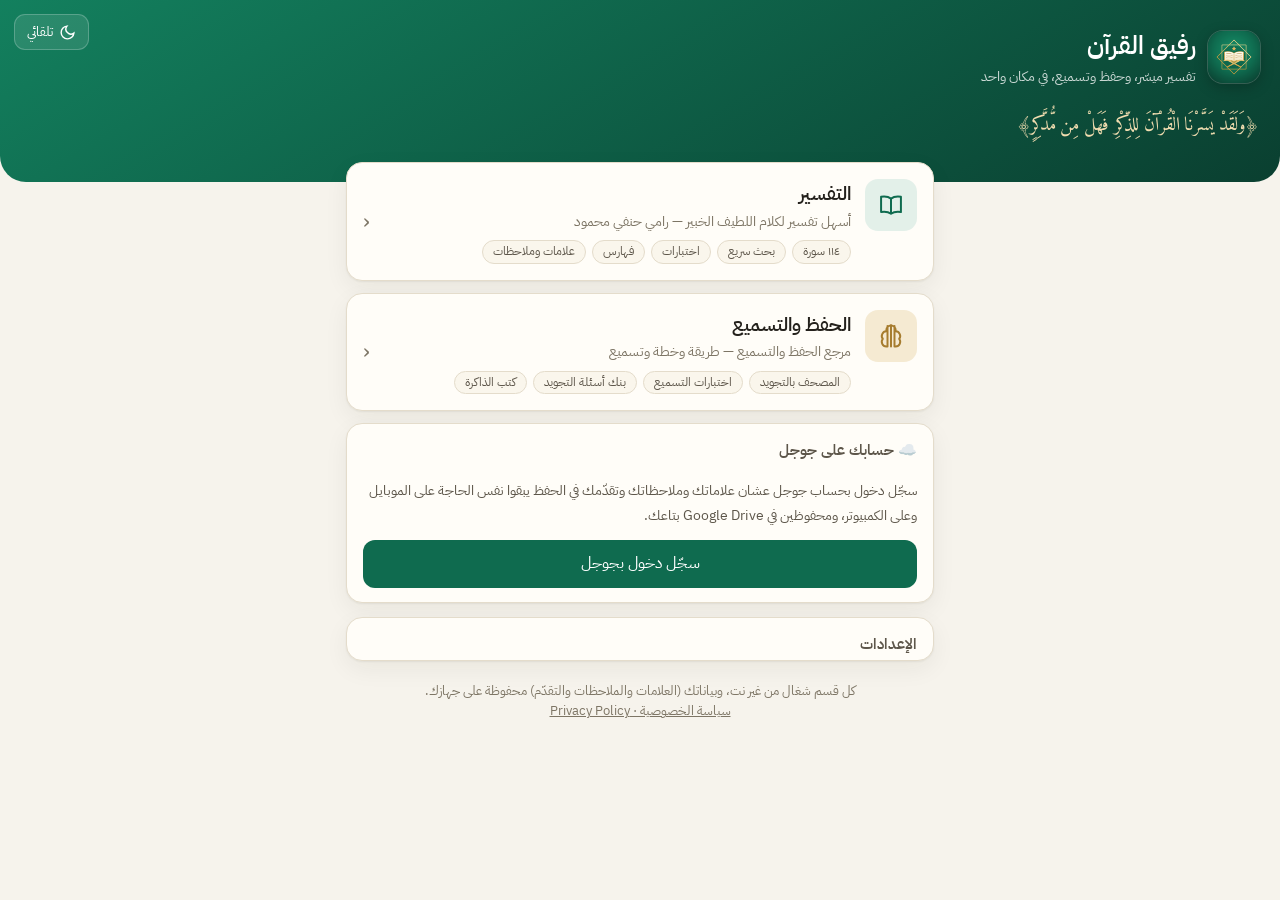
<file: index.html>
<!doctype html>
<html lang="ar" dir="rtl">
<head>
<meta charset="utf-8">
<!-- minimum-scale=1: a page wider than the phone must never zoom the whole WebView out -->
<meta name="viewport" content="width=device-width, initial-scale=1, viewport-fit=cover, minimum-scale=1">
<meta name="theme-color" content="#0F6B4F">
<link rel="manifest" href="manifest.webmanifest">
<link rel="apple-touch-icon" href="icons/icon-192.png">
<title>رفيق القرآن</title>
<script src="js/shell.js" data-section="hub"></script>
<script>/* apply the shared theme before first paint */(function(){const t=RafiqShell.getTheme();if(t!=="auto")document.documentElement.dataset.theme=t;})();</script>
<link rel="stylesheet" href="css/rafiq-fonts.css">
<style>
  /* the shared design = the Tafsir section's tokens (light / sepia / dark) */
  :root{--bg:#f6f3ec;--bg2:#efeadf;--surface:#fffdf8;--surface2:#faf6ec;--line:#e4dccb;--ink:#24211c;--ink2:#5d564a;--ink3:#7d7565;
    --accent:#0f6b4f;--accent2:#0b5a42;--accentSoft:#e3f0e9;--gold:#a67c2e;--goldSoft:#f5ead2;
    --shadow:0 1px 2px rgba(40,30,10,.06),0 8px 24px rgba(40,30,10,.06);
    --hero1:#13805e;--hero2:#0a3f30;
    --read:'Amiri','Traditional Arabic',serif;--ui:'IBM Plex Sans Arabic','Segoe UI',Tahoma,sans-serif;
    /* safe area: Android WebView can report env() = 0 under the 3-button nav bar — Capacitor's SystemBars sets the
       real values as --safe-area-inset-*; read those first */
    --sat:var(--safe-area-inset-top,env(safe-area-inset-top,0px));--sab:var(--safe-area-inset-bottom,env(safe-area-inset-bottom,0px));
    color-scheme:light}
  :root[data-theme="sepia"]{--bg:#efe3c8;--bg2:#e8d9b8;--surface:#f8eed7;--surface2:#f3e6c8;--line:#dccaa0;--ink:#3b2f1c;--ink2:#5f4e33;--ink3:#7f6a47;--accentSoft:#e6e2c2;--goldSoft:#f0dfb5}
  @media (prefers-color-scheme:dark){:root:not([data-theme]){--bg:#12161a;--bg2:#0e1215;--surface:#181e23;--surface2:#1d242a;--line:#283139;--ink:#e7e3da;--ink2:#b5ae9f;--ink3:#8d877c;
    --accent:#4fc19a;--accent2:#6fd3ae;--accentSoft:#183229;--gold:#d6b26a;--goldSoft:#2e2818;--shadow:0 1px 2px rgba(0,0,0,.3),0 8px 24px rgba(0,0,0,.25);
    --hero1:#145c47;--hero2:#0b2a21;color-scheme:dark}}
  :root[data-theme="dark"]{--bg:#12161a;--bg2:#0e1215;--surface:#181e23;--surface2:#1d242a;--line:#283139;--ink:#e7e3da;--ink2:#b5ae9f;--ink3:#8d877c;
    --accent:#4fc19a;--accent2:#6fd3ae;--accentSoft:#183229;--gold:#d6b26a;--goldSoft:#2e2818;--shadow:0 1px 2px rgba(0,0,0,.3),0 8px 24px rgba(0,0,0,.25);
    --hero1:#145c47;--hero2:#0b2a21;color-scheme:dark}
  *{box-sizing:border-box}html,body{margin:0}
  body{font-family:var(--ui);background:var(--bg);color:var(--ink);line-height:1.6;min-height:100vh;-webkit-font-smoothing:antialiased}
  header{position:relative;background:linear-gradient(150deg,var(--hero1),var(--hero2));color:#fff;padding:calc(26px + var(--sat)) 20px 40px;border-radius:0 0 26px 26px}
  .brand{display:flex;align-items:center;gap:12px}
  .logo{width:52px;height:52px;border-radius:15px;flex:none;box-shadow:0 0 0 1px rgba(255,255,255,.18),0 4px 14px rgba(0,0,0,.25)}
  header h1{margin:0;font-size:25px;font-weight:600}
  header p{margin:0;opacity:.78;font-size:14px}
  header .ay{margin-top:18px;font-family:var(--read);font-size:19px;color:#f1ddb0;line-height:1.9}
  .themebtn{position:absolute;top:calc(14px + var(--sat));left:14px;height:36px;padding:0 12px;border-radius:11px;border:1px solid rgba(255,255,255,.22);
    background:rgba(255,255,255,.1);color:#fff;font:inherit;font-size:13px;display:flex;align-items:center;gap:6px;cursor:pointer}
  .themebtn svg{width:17px;height:17px}
  main{padding:0 16px calc(28px + var(--sab));max-width:620px;margin:-20px auto 0;position:relative}
  .sec{display:flex;gap:14px;align-items:flex-start;background:var(--surface);border:1px solid var(--line);border-radius:16px;padding:16px;margin-bottom:12px;
    color:inherit;text-decoration:none;box-shadow:var(--shadow);transition:transform .12s,border-color .15s}
  .sec:active{transform:scale(.985);border-color:var(--accent)}
  .sec>div{min-width:0;flex:1}
  .ic{flex:none;width:52px;height:52px;border-radius:13px;display:grid;place-items:center}
  .ic svg{width:28px;height:28px}
  .t1 .ic{background:var(--accentSoft);color:var(--accent)}.t2 .ic{background:var(--goldSoft);color:var(--gold)}
  .sec h2{margin:0;font-size:19px;font-weight:600}
  .sec .sub{margin:1px 0 8px;color:var(--ink3);font-size:13.5px}
  .tags{display:flex;flex-wrap:wrap;gap:6px}
  .tags span{font-size:12px;padding:1px 10px;border-radius:999px;background:var(--surface2);border:1px solid var(--line);color:var(--ink2)}
  .go{flex:none;align-self:center;color:var(--ink3);font-size:22px}
  .cont{display:flex;align-items:center;gap:10px;background:var(--surface);border:1px solid var(--line);border-inline-start:4px solid var(--gold);color:var(--ink);
    border-radius:14px;padding:12px 16px;margin-bottom:12px;text-decoration:none;box-shadow:var(--shadow)}
  .cont b{flex:1;min-width:0;font-weight:600}.cont .k{color:var(--accent);font-weight:600}
  .cont[hidden]{display:none}
  footer{color:var(--ink3);font-size:12.5px;text-align:center;padding:6px 10px}
  /* settings (reminder, keep screen on) */
  .sets{background:var(--surface);border:1px solid var(--line);border-radius:16px;margin:4px 0 14px;box-shadow:var(--shadow)}
  .sets h3{margin:0;padding:14px 16px 4px;font-size:15px;font-weight:600;color:var(--ink2)}
  .set{display:flex;align-items:center;gap:12px;padding:12px 16px;border-top:1px solid var(--line)}
  .sets h3+.set{border-top:0}
  .set>span{flex:1;min-width:0}.set b{display:block;font-weight:600;font-size:15px}.set small{display:block;color:var(--ink3);font-size:12.5px}
  .set[hidden]{display:none}
  .sw{appearance:none;-webkit-appearance:none;flex:none;width:46px;height:28px;border-radius:999px;background:var(--line);position:relative;cursor:pointer;transition:background .15s;margin:0}
  .sw::after{content:"";position:absolute;top:3px;right:3px;width:22px;height:22px;border-radius:50%;background:#fff;box-shadow:0 1px 3px rgba(0,0,0,.25);transition:right .15s}
  .sw:checked{background:var(--accent)}.sw:checked::after{right:21px}
  .set input[type=time]{font:inherit;color:var(--ink);background:var(--surface2);border:1px solid var(--line);border-radius:10px;padding:6px 10px}
  .note{color:#b3372b;font-size:12.5px;padding:0 16px 12px}.note[hidden]{display:none}
  .note button{font:inherit;color:var(--accent);background:none;border:0;padding:0;text-decoration:underline;cursor:pointer}
  .sets[hidden]{display:none}
  .acct-btns{display:flex;gap:8px;flex-wrap:wrap;padding:0 16px 14px}
  .acct-btns .btn{flex:1 1 140px}
  #acctTxt{font-size:14px;color:var(--ink2);line-height:1.8}#acctTxt b{color:var(--ink)}
  .acct-err{color:#b3372b}
  /* web version: phone-only settings (reminders, keep screen on) are hidden */
  html:not(.is-native) .native-only{display:none}
  /* in-app confirm (WebView confirm() is grey with English OK/CANCEL). Never focus() a button in it: a focused
     element let the Android WebView take the Back key and close the app. */
  .dlg{position:fixed;inset:0;z-index:200;display:flex;align-items:center;justify-content:center;padding:24px;background:rgba(10,14,12,.55)}
  .dlg.hidden{display:none}
  .dlg-card{width:100%;max-width:360px;background:var(--surface);border-radius:22px;padding:22px 20px 16px;text-align:center}
  .dlg-card p{color:var(--ink3);margin:0 0 16px}.dlg-btns{display:flex;gap:10px}
  .btn{flex:1;font:inherit;border:0;border-radius:12px;padding:11px 18px;background:var(--accent);color:#fff;cursor:pointer}
  .btn.ghost{background:transparent;color:var(--ink);border:1px solid var(--line)}
</style>
</head>
<body>
<header>
  <button class="themebtn" id="themeBtn" type="button"><svg viewBox="0 0 24 24" fill="none" stroke="currentColor" stroke-width="2" stroke-linecap="round"><path d="M21 12.8A9 9 0 1 1 11.2 3a7 7 0 0 0 9.8 9.8Z"/></svg><span id="themeTxt"></span></button>
  <div class="brand">
    <img class="logo" src="icons/icon-192.png" alt="" width="52" height="52">
    <span><h1>رفيق القرآن</h1><p>تفسير ميسّر، وحفظ وتسميع، في مكان واحد</p></span>
  </div>
  <div class="ay">﴿وَلَقَدْ يَسَّرْنَا الْقُرْآنَ لِلذِّكْرِ فَهَلْ مِن مُّدَّكِرٍ﴾</div>
</header>
<main>
  <a class="cont" id="cont" hidden href="#"><b id="contTxt"></b><span class="k">كمّل ‹</span></a>

  <a class="sec t1" href="tafsir.html" id="goTafsir">
    <span class="ic"><svg viewBox="0 0 24 24" fill="none" stroke="currentColor" stroke-width="1.7" stroke-linejoin="round"><path d="M12 6.5C10 5 7 4.5 3.5 5v13c3.5-.5 6.5 0 8.5 1.5 2-1.5 5-2 8.5-1.5V5C17 4.5 14 5 12 6.5Z"/><path d="M12 6.5v13"/></svg></span>
    <div>
      <h2>التفسير</h2>
      <p class="sub">أسهل تفسير لكلام اللطيف الخبير — رامي حنفي محمود</p>
      <div class="tags"><span>١١٤ سورة</span><span>بحث سريع</span><span>اختبارات</span><span>فهارس</span><span>علامات وملاحظات</span></div>
    </div>
    <span class="go">‹</span>
  </a>

  <a class="sec t2" href="hifz.html" id="goHifz">
    <span class="ic"><svg viewBox="0 0 24 24" fill="none" stroke="currentColor" stroke-width="1.7" stroke-linecap="round" stroke-linejoin="round"><path d="M12 3a4 4 0 0 0-4 4v1a4 4 0 0 0-3 6.5A4 4 0 0 0 8 21h1V3.5"/><path d="M12 3a4 4 0 0 1 4 4v1a4 4 0 0 1 3 6.5A4 4 0 0 1 16 21h-1V3.5"/><path d="M12 3v18"/></svg></span>
    <div>
      <h2>الحفظ والتسميع</h2>
      <p class="sub">مرجع الحفظ والتسميع — طريقة وخطة وتسميع</p>
      <div class="tags"><span>المصحف بالتجويد</span><span>اختبارات التسميع</span><span>بنك أسئلة التجويد</span><span>كتب الذاكرة</span></div>
    </div>
    <span class="go">‹</span>
  </a>

  <section class="sets" id="acct" aria-label="حسابك على جوجل" hidden>
    <h3>☁️ حسابك على جوجل</h3>
    <div class="set"><span id="acctTxt"></span></div>
    <div class="acct-btns" id="acctBtns"></div>
  </section>

  <section class="sets" aria-label="الإعدادات">
    <h3>الإعدادات</h3>
    <label class="set native-only"><span><b>تذكير يومي بالمراجعة</b><small>إشعار كل يوم بعدد مراجعات الحفظ اللي عليها الدور</small></span><input type="checkbox" class="sw" id="remOn"></label>
    <label class="set" id="remTimeRow" hidden><span><b>ميعاد التذكير</b><small>ممكن يتأخر دقايق قليلة عشان البطارية</small></span><input type="time" id="remTime" value="20:00"></label>
    <div class="note" id="remNote" hidden>الإشعارات مقفولة للتطبيق. <button type="button" id="remSettings">افتح إعدادات الإشعارات</button></div>
    <label class="set native-only"><span><b>الشاشة تفضل منورة</b><small>وإنت بتقرا التفسير أو بتسمّع</small></span><input type="checkbox" class="sw" id="screenOn"></label>
  </section>

  <footer>كل قسم شغال من غير نت، وبياناتك (العلامات والملاحظات والتقدّم) محفوظة على جهازك.<br><a href="privacy.html" style="color:inherit">سياسة الخصوصية · Privacy Policy</a></footer>
</main>

<div class="dlg hidden" id="dlg" role="dialog" aria-modal="true">
  <div class="dlg-card"><div id="dlgIc" style="font-size:28px"></div><h3 id="dlgTitle" style="margin:6px 0"></h3><p id="dlgBody"></p>
    <div class="dlg-btns"><button class="btn ghost" id="dlgNo"></button><button class="btn" id="dlgOk"></button></div></div>
</div>

<script>
/* ===== «كمّل» = the section + page opened last ===== */
(function(){
  let last=null;try{last=JSON.parse(localStorage.getItem("rafiq:last")||"null");}catch(e){}
  const NAMES={tafsir:"التفسير",hifz:"الحفظ والتسميع"};
  if(last&&NAMES[last.sec]&&/^(#[^<>"']*)?$/.test(last.hash||"")){
    const a=document.getElementById("cont");
    a.href=last.sec+".html"+(last.hash||"");
    document.getElementById("contTxt").textContent="آخر مكان: "+NAMES[last.sec];
    a.hidden=false;
  }
})();

/* ===== shared theme (same setting as the sections' own theme buttons) ===== */
(function(){
  const TXT={auto:"تلقائي",light:"فاتح",sepia:"ورقي",dark:"غامق"};
  const btn=document.getElementById("themeBtn"),txt=document.getElementById("themeTxt");
  const show=t=>{txt.textContent=TXT[t];if(t==="auto")delete document.documentElement.dataset.theme;else document.documentElement.dataset.theme=t;};
  show(RafiqShell.getTheme());
  btn.onclick=()=>{const L=RafiqShell.THEMES,t=L[(L.indexOf(RafiqShell.getTheme())+1)%L.length];RafiqShell.setTheme(t);show(t);};
})();

/* ===== in-app confirm → Promise<boolean>; Back closes it (= no) ===== */
let dlgResolve=null;
function mzConfirm(o){const el=document.getElementById("dlg");if(dlgResolve)closeDialog(false);
  if(document.activeElement&&document.activeElement.blur)document.activeElement.blur();
  document.getElementById("dlgIc").textContent=o.icon||"❓";document.getElementById("dlgTitle").textContent=o.title||"";
  document.getElementById("dlgBody").textContent=o.body||"";document.getElementById("dlgOk").textContent=o.ok||"تمام";
  document.getElementById("dlgNo").textContent=o.cancel||"إلغاء";el.classList.remove("hidden");
  return new Promise(r=>{dlgResolve=r;});}
function closeDialog(v){document.getElementById("dlg").classList.add("hidden");const r=dlgResolve;dlgResolve=null;if(r)r(v);}
document.getElementById("dlgOk").onclick=()=>closeDialog(true);
document.getElementById("dlgNo").onclick=()=>closeDialog(false);

/* ===== Back: close the dialog; false on the hub → native.js asks «تقفل التطبيق؟» ===== */
function goBack(){if(dlgResolve){closeDialog(false);return true;}return false;}

/* ===== settings: daily review reminder + keep the screen on in the sections ===== */
(function(){
  const S=RafiqShell,on=document.getElementById("remOn"),time=document.getElementById("remTime"),
        row=document.getElementById("remTimeRow"),note=document.getElementById("remNote"),scr=document.getElementById("screenOn");
  const r=S.load("remind",{on:false,time:"20:00"});
  on.checked=!!r.on;time.value=r.time||"20:00";row.hidden=!r.on;scr.checked=S.load("screen",true);
  // saving rafiq:remind makes native.js re-plan; turning it on is the only place the notification permission is asked
  async function apply(){
    const v={on:on.checked,time:time.value||"20:00"};row.hidden=!v.on;note.hidden=true;
    if(v.on&&window.MZNative&&S.isNative){
      const ok=await MZNative.ensurePermission();
      if(!ok){on.checked=false;v.on=false;row.hidden=true;note.hidden=false;}
    }
    S.save("remind",v);
    if(window.MZNative)MZNative.rescheduleAll();
  }
  on.onchange=apply;time.onchange=apply;
  document.getElementById("remSettings").onclick=()=>window.MZNative&&MZNative.openNotificationSettings();
  scr.onchange=()=>S.save("screen",scr.checked);
})();

/* ===== ☁️ account card (js/cloud.js): same data on the phone and on the web ===== */
function acctUI(){
  const C=window.RafiqCloud,box=document.getElementById("acct");if(!C||!C.available)return;box.hidden=false;
  const i=C.info(),esc=s=>String(s||"").replace(/[&<>"]/g,c=>({"&":"&amp;","<":"&lt;",">":"&gt;",'"':"&quot;"}[c]));
  const ago=t=>{if(!t)return "لسه";const m=Math.round((Date.now()-t)/60000);return m<1?"دلوقتي":m<60?"من "+m+" دقيقة":m<1440?"من "+Math.round(m/60)+" ساعة":new Date(t).toLocaleDateString("ar-EG");};
  const txt=document.getElementById("acctTxt"),btns=document.getElementById("acctBtns");
  if(!i.signedIn){
    txt.innerHTML=i.state==="signing-in"?"بيفتح جوجل…":`سجّل دخول بحساب جوجل عشان علاماتك وملاحظاتك وتقدّمك في الحفظ يبقوا نفس الحاجة على الموبايل وعلى الكمبيوتر، ومحفوظين في Google Drive بتاعك.${i.state==="error"?`<br><span class="acct-err">⚠️ ${esc(acctErr(i.error))}</span>`:""}`;
    btns.innerHTML=`<button class="btn" data-a="in">سجّل دخول بجوجل</button>`;
  }else{
    txt.innerHTML=`الحساب: <b>${esc(i.email)}</b><br>آخر مزامنة: ${i.state==="syncing"?"بيزامن دلوقتي…":esc(ago(i.lastSync))}${i.state==="error"?`<br><span class="acct-err">⚠️ ${esc(acctErr(i.error))}</span>`:""}`;
    btns.innerHTML=`<button class="btn" data-a="sync">زامن دلوقتي</button><button class="btn ghost" data-a="out">خروج</button>`;
  }
}
function acctErr(e){const C=window.RafiqCloud;return /needs-consent/.test(e)?(C&&C.web?"إذن جوجل بيخلص كل ساعة على المتصفح — اضغط «زامن دلوقتي»":"محتاج تسمح للتطبيق تاني — اضغط «زامن دلوقتي»"):
  /account-mismatch/.test(e)?"الحساب اتغيّر — اعمل خروج ودخول تاني":/Failed to fetch|NetworkError|network/i.test(e)?"مفيش نت — هيزامن لوحده لما النت يرجع":
  /403/.test(e)?"Google Drive مش متفعّل (إعداد Google Cloud)":/10:|DEVELOPER_ERROR|authorize-failed/.test(e)?"تسجيل الدخول مش متجهّز لنسخة التطبيق دي (إعداد Google Cloud)":e;}
document.getElementById("acctBtns").onclick=async e=>{
  const a=e.target.closest("[data-a]"),C=window.RafiqCloud;if(!a||!C)return;
  if(a.dataset.a==="in")await C.signIn();
  else if(a.dataset.a==="sync"){const i=C.info();if(i.state==="error"&&/needs-consent/.test(i.error))await C.reauth();else await C.sync();}
  else if(a.dataset.a==="out"&&await mzConfirm({icon:"☁️",title:"تخرج من حساب جوجل؟",body:"بياناتك هتفضل على الجهاز ده وفي Google Drive.",ok:"اخرج",cancel:"لأ"}))C.signOut();
  acctUI();};

/* ===== bridge for js/native.js: the reminder list is built in js/shell.js (same on every page) ===== */
window.MZApp={back:goBack,confirm:mzConfirm,alerts:RafiqShell.alerts};
</script>
<script src="js/web-config.js"></script>
<script src="js/cloud.js" data-section="hub"></script>
<script>if(window.RafiqCloud){RafiqCloud.onChange(acctUI);acctUI();}</script>
<script src="js/native.js"></script>
</body>
</html>
</file>
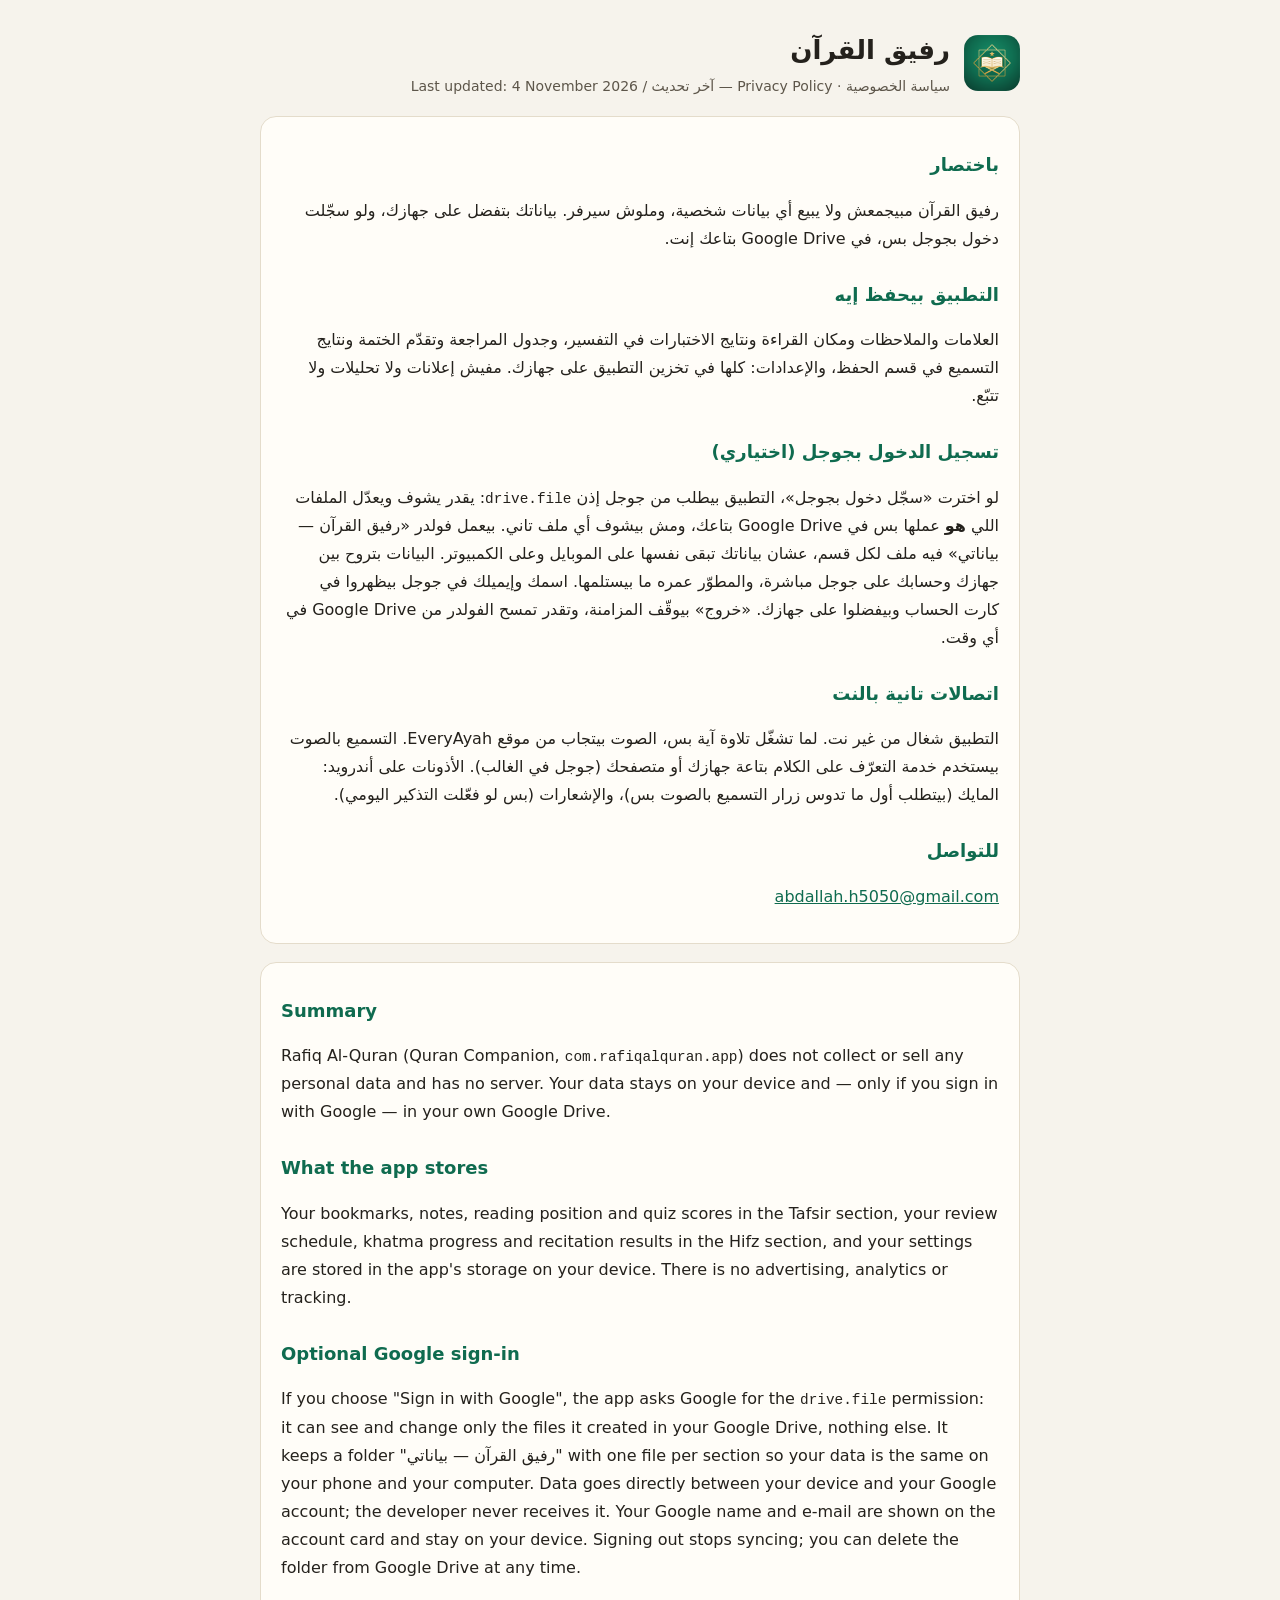
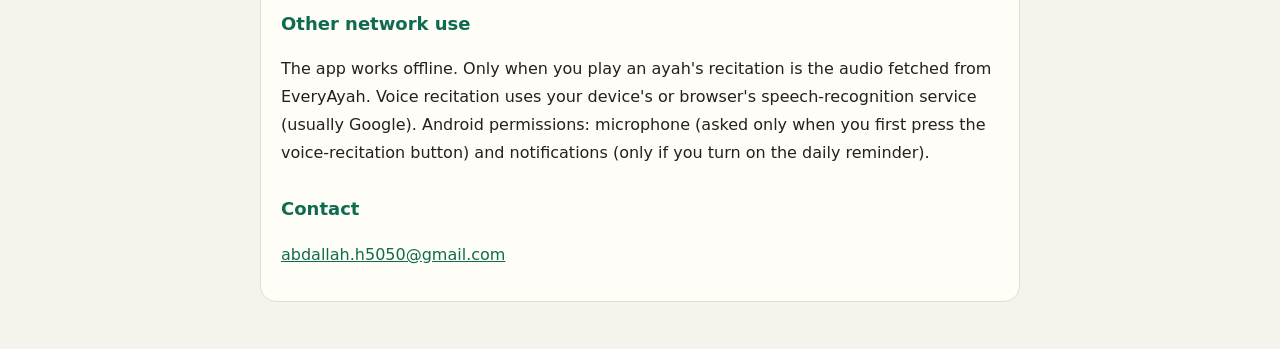
<file: privacy.html>
<!DOCTYPE html>
<html lang="ar" dir="rtl">
<head>
<meta charset="UTF-8">
<meta name="viewport" content="width=device-width, initial-scale=1">
<title>رفيق القرآن — سياسة الخصوصية · Privacy Policy</title>
<link rel="icon" href="icons/icon-192.png">
<style>
  :root{--bg:#f6f3ec;--card:#fffdf8;--text:#24211c;--muted:#5d564a;--line:#e4dccb;--accent:#0f6b4f}
  @media (prefers-color-scheme:dark){:root{--bg:#12161a;--card:#181e23;--text:#e7e3da;--muted:#b5ae9f;--line:#283139;--accent:#4fc19a}}
  body{margin:0;background:var(--bg);color:var(--text);font:16px/1.75 "Segoe UI",Tahoma,system-ui,sans-serif}
  main{max-width:760px;margin:0 auto;padding:28px 16px 48px}
  header{display:flex;align-items:center;gap:14px;margin-bottom:8px}
  header img{width:56px;height:56px;border-radius:14px}
  h1{font-size:26px;margin:0}h2{font-size:18px;margin:26px 0 6px;color:var(--accent)}
  .muted{color:var(--muted);font-size:14px}
  section{background:var(--card);border:1px solid var(--line);border-radius:16px;padding:6px 20px 16px;margin-top:18px}
  [dir=ltr]{text-align:left}
  a{color:var(--accent)}code{font-size:.9em}
</style>
</head>
<body>
<main>
  <header><img src="icons/icon-192.png" alt=""><div><h1>رفيق القرآن</h1><div class="muted">سياسة الخصوصية · Privacy Policy — آخر تحديث / Last updated: 4 November 2026</div></div></header>

  <section>
    <h2>باختصار</h2>
    <p>رفيق القرآن مبيجمعش ولا يبيع أي بيانات شخصية، وملوش سيرفر. بياناتك بتفضل على جهازك، ولو سجّلت دخول بجوجل بس، في Google Drive بتاعك إنت.</p>
    <h2>التطبيق بيحفظ إيه</h2>
    <p>العلامات والملاحظات ومكان القراءة ونتايج الاختبارات في التفسير، وجدول المراجعة وتقدّم الختمة ونتايج التسميع في قسم الحفظ، والإعدادات: كلها في تخزين التطبيق على جهازك. مفيش إعلانات ولا تحليلات ولا تتبّع.</p>
    <h2>تسجيل الدخول بجوجل (اختياري)</h2>
    <p>لو اخترت «سجّل دخول بجوجل»، التطبيق بيطلب من جوجل إذن <code>drive.file</code>: يقدر يشوف ويعدّل الملفات اللي <b>هو</b> عملها بس في Google Drive بتاعك، ومش بيشوف أي ملف تاني. بيعمل فولدر «رفيق القرآن — بياناتي» فيه ملف لكل قسم، عشان بياناتك تبقى نفسها على الموبايل وعلى الكمبيوتر. البيانات بتروح بين جهازك وحسابك على جوجل مباشرة، والمطوّر عمره ما بيستلمها. اسمك وإيميلك في جوجل بيظهروا في كارت الحساب وبيفضلوا على جهازك. «خروج» بيوقّف المزامنة، وتقدر تمسح الفولدر من Google Drive في أي وقت.</p>
    <h2>اتصالات تانية بالنت</h2>
    <p>التطبيق شغال من غير نت. لما تشغّل تلاوة آية بس، الصوت بيتجاب من موقع EveryAyah. التسميع بالصوت بيستخدم خدمة التعرّف على الكلام بتاعة جهازك أو متصفحك (جوجل في الغالب). الأذونات على أندرويد: المايك (بيتطلب أول ما تدوس زرار التسميع بالصوت بس)، والإشعارات (بس لو فعّلت التذكير اليومي).</p>
    <h2>للتواصل</h2>
    <p><a href="mailto:abdallah.h5050@gmail.com">abdallah.h5050@gmail.com</a></p>
  </section>

  <section dir="ltr" lang="en">
    <h2>Summary</h2>
    <p>Rafiq Al-Quran (Quran Companion, <code>com.rafiqalquran.app</code>) does not collect or sell any personal data and has no server. Your data stays on your device and — only if you sign in with Google — in your own Google Drive.</p>
    <h2>What the app stores</h2>
    <p>Your bookmarks, notes, reading position and quiz scores in the Tafsir section, your review schedule, khatma progress and recitation results in the Hifz section, and your settings are stored in the app's storage on your device. There is no advertising, analytics or tracking.</p>
    <h2>Optional Google sign-in</h2>
    <p>If you choose "Sign in with Google", the app asks Google for the <code>drive.file</code> permission: it can see and change only the files it created in your Google Drive, nothing else. It keeps a folder "رفيق القرآن — بياناتي" with one file per section so your data is the same on your phone and your computer. Data goes directly between your device and your Google account; the developer never receives it. Your Google name and e-mail are shown on the account card and stay on your device. Signing out stops syncing; you can delete the folder from Google Drive at any time.</p>
    <h2>Other network use</h2>
    <p>The app works offline. Only when you play an ayah's recitation is the audio fetched from EveryAyah. Voice recitation uses your device's or browser's speech-recognition service (usually Google). Android permissions: microphone (asked only when you first press the voice-recitation button) and notifications (only if you turn on the daily reminder).</p>
    <h2>Contact</h2>
    <p><a href="mailto:abdallah.h5050@gmail.com">abdallah.h5050@gmail.com</a></p>
  </section>
</main>
</body>
</html>
</file>
<file: css/rafiq-fonts.css>
/* Shared fonts (the same woff2 subsets the Tafsir section embeds — @fontsource v5): IBM Plex Sans Arabic for the UI,
   Amiri for reading text. Hub + Hifz load this file; Tafsir has them inline. */
@font-face{font-family:'IBM Plex Sans Arabic';font-style:normal;font-weight:400;font-display:swap;src:url(../fonts/ibm-plex-sans-arabic-arabic-400-normal.woff2) format('woff2');
  unicode-range:U+0600-06FF,U+0750-077F,U+0870-088E,U+0890-0891,U+0897-08E1,U+08E3-08FF,U+200C-200E,U+2010-2011,U+204F,U+2E41,U+FB50-FDFF,U+FE70-FE74,U+FE76-FEFC}
@font-face{font-family:'IBM Plex Sans Arabic';font-style:normal;font-weight:400;font-display:swap;src:url(../fonts/ibm-plex-sans-arabic-latin-400-normal.woff2) format('woff2');
  unicode-range:U+0000-00FF,U+0131,U+0152-0153,U+02BB-02BC,U+02C6,U+02DA,U+02DC,U+0304,U+0308,U+0329,U+2000-206F,U+20AC,U+2122,U+2191,U+2193,U+2212,U+2215,U+FEFF,U+FFFD}
@font-face{font-family:'IBM Plex Sans Arabic';font-style:normal;font-weight:600 800;font-display:swap;src:url(../fonts/ibm-plex-sans-arabic-arabic-600-normal.woff2) format('woff2');
  unicode-range:U+0600-06FF,U+0750-077F,U+0870-088E,U+0890-0891,U+0897-08E1,U+08E3-08FF,U+200C-200E,U+2010-2011,U+204F,U+2E41,U+FB50-FDFF,U+FE70-FE74,U+FE76-FEFC}
@font-face{font-family:'IBM Plex Sans Arabic';font-style:normal;font-weight:600 800;font-display:swap;src:url(../fonts/ibm-plex-sans-arabic-latin-600-normal.woff2) format('woff2');
  unicode-range:U+0000-00FF,U+0131,U+0152-0153,U+02BB-02BC,U+02C6,U+02DA,U+02DC,U+0304,U+0308,U+0329,U+2000-206F,U+20AC,U+2122,U+2191,U+2193,U+2212,U+2215,U+FEFF,U+FFFD}
@font-face{font-family:'Amiri';font-style:normal;font-weight:400;font-display:swap;src:url(../fonts/amiri-arabic-400-normal.woff2) format('woff2');
  unicode-range:U+0600-06FF,U+0750-077F,U+0870-088E,U+0890-0891,U+0897-08E1,U+08E3-08FF,U+200C-200E,U+2010-2011,U+204F,U+2E41,U+FB50-FDFF,U+FE70-FE74,U+FE76-FEFC}
@font-face{font-family:'Amiri';font-style:normal;font-weight:700;font-display:swap;src:url(../fonts/amiri-arabic-700-normal.woff2) format('woff2');
  unicode-range:U+0600-06FF,U+0750-077F,U+0870-088E,U+0890-0891,U+0897-08E1,U+08E3-08FF,U+200C-200E,U+2010-2011,U+204F,U+2E41,U+FB50-FDFF,U+FE70-FE74,U+FE76-FEFC}
</file>
